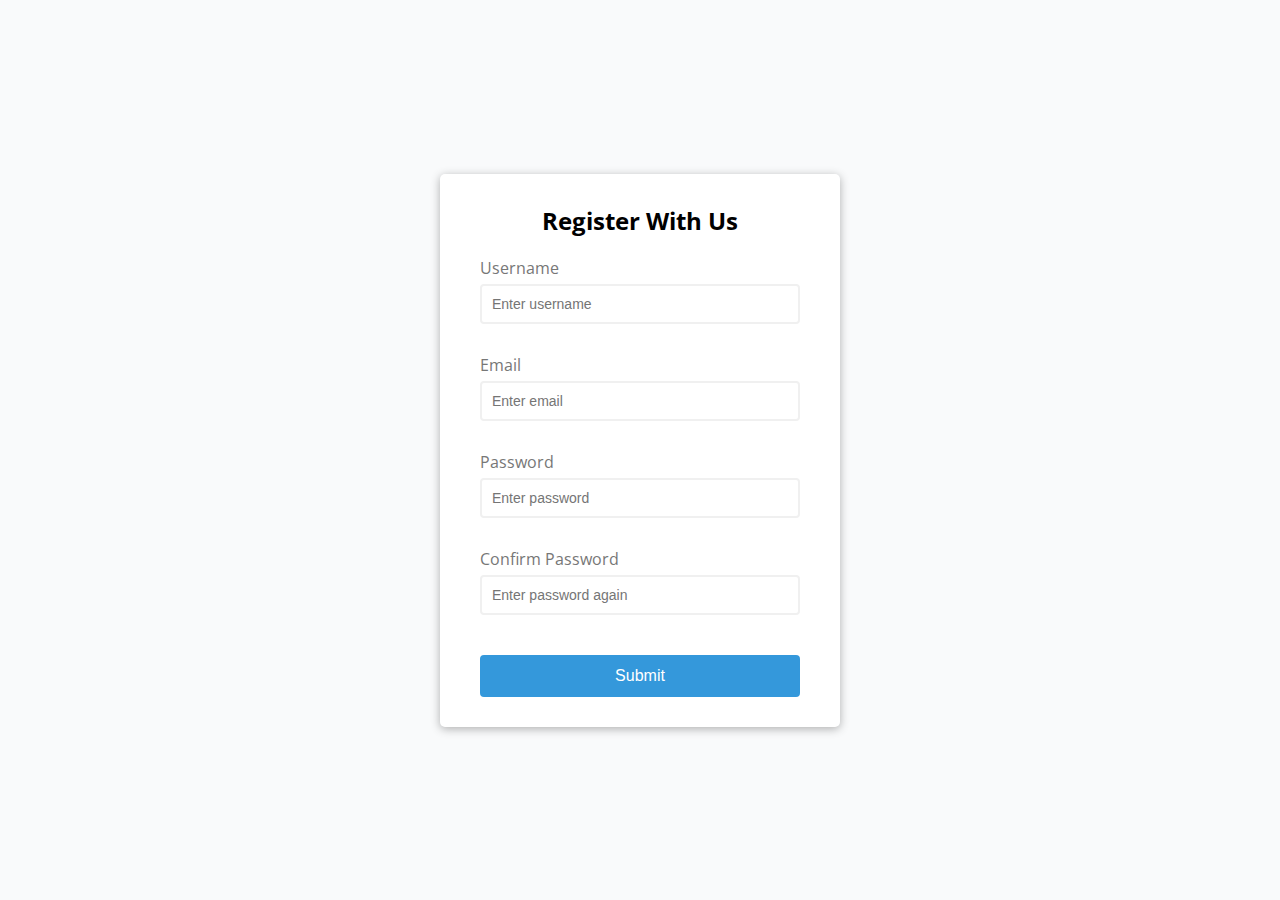
<file: 01-form-validator/index.html>
<!DOCTYPE html>
<html lang="en">
  <head>
    <meta charset="UTF-8" />
    <meta name="viewport" content="width=device-width, initial-scale=1.0" />
    <link rel="stylesheet" href="style.css" />
    <title>Form Validator</title>
  </head>
  <body>
    <div class="container">
      <form id="form" class="form">
        <h2>Register With Us</h2>
        <div class="form-control">
          <label for="username">Username</label>
          <input type="text" id="username" placeholder="Enter username" />
          <small>Error message</small>
        </div>
        <div class="form-control">
          <label for="email">Email</label>
          <input type="text" id="email" placeholder="Enter email" />
          <small>Error message</small>
        </div>
        <div class="form-control">
          <label for="password">Password</label>
          <input type="password" id="password" placeholder="Enter password" />
          <small>Error message</small>
        </div>
        <div class="form-control">
          <label for="password2">Confirm Password</label>
          <input
            type="password"
            id="password2"
            placeholder="Enter password again"
          />
          <small>Error message</small>
        </div>
        <button>Submit</button>
      </form>
    </div>
    <script src="script.js"></script>
  </body>
</html>
</file>
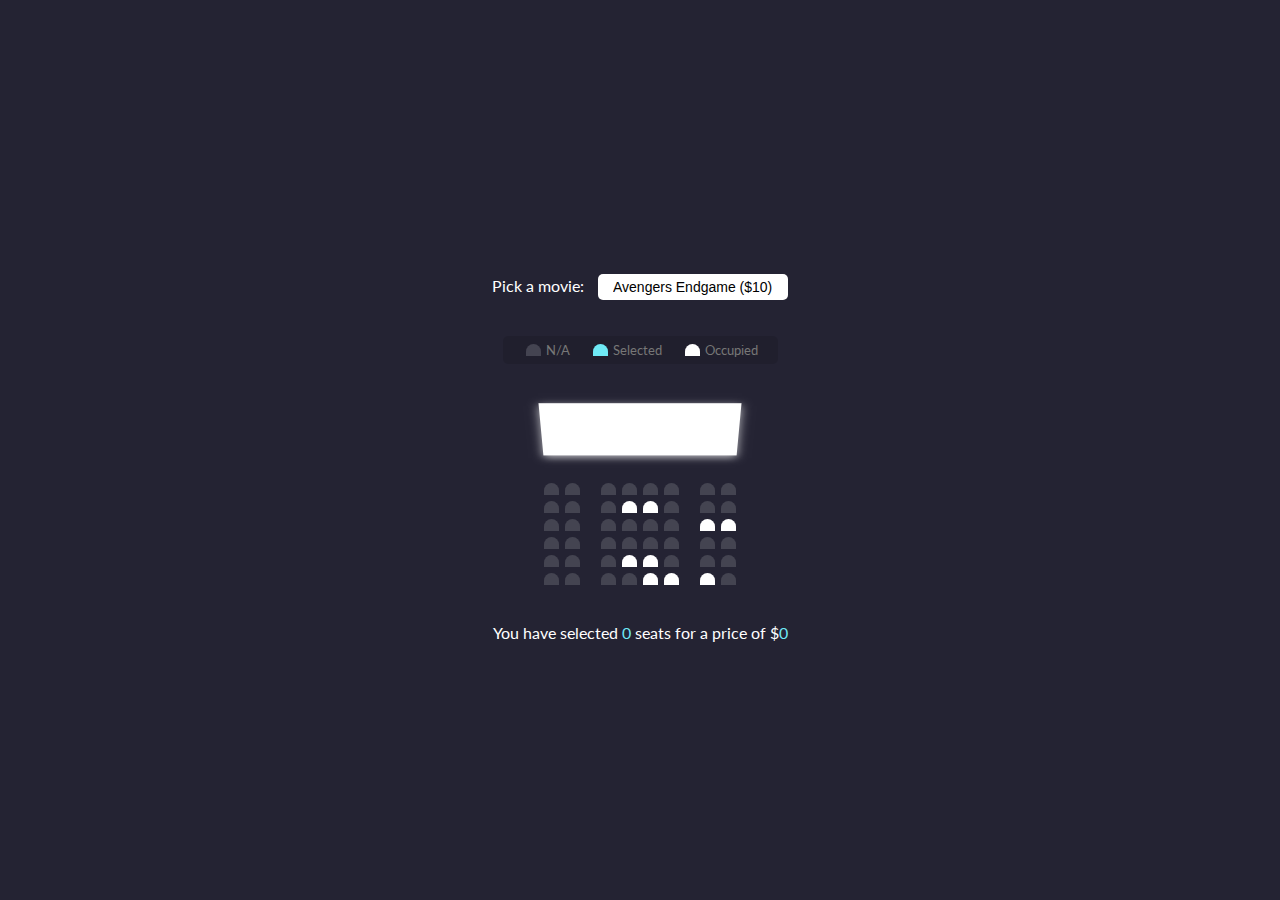
<file: 02-movie-seat-booking/index.html>
<!DOCTYPE html>
<html lang="en">
  <head>
    <meta charset="UTF-8" />
    <meta name="viewport" content="width=device-width, initial-scale=1.0" />
    <link rel="stylesheet" href="style.css" />
    <title>Movie Seat Booking</title>
  </head>
  <body>
    <div class="movie-container">
      <label>Pick a movie:</label>
      <select id="movie">
        <option value="10">Avengers Endgame ($10)</option>
        <option value="12">Joker ($12)</option>
        <option value="8">Toy Story ($8)</option>
        <option value="9">The Lion King ($9)</option>
      </select>
    </div>

    <ul class="showcase">
      <li>
        <div class="seat"></div>
        <small>N/A</small>
      </li>
      <li>
        <div class="seat selected"></div>
        <small>Selected</small>
      </li>
      <li>
        <div class="seat occupied"></div>
        <small>Occupied</small>
      </li>
    </ul>

    <div class="container">
      <div class="screen"></div>
      <div class="row">
        <div class="seat"></div>
        <div class="seat"></div>
        <div class="seat"></div>
        <div class="seat"></div>
        <div class="seat"></div>
        <div class="seat"></div>
        <div class="seat"></div>
        <div class="seat"></div>
      </div>
      <div class="row">
        <div class="seat"></div>
        <div class="seat"></div>
        <div class="seat"></div>
        <div class="seat occupied"></div>
        <div class="seat occupied"></div>
        <div class="seat"></div>
        <div class="seat"></div>
        <div class="seat"></div>
      </div>
      <div class="row">
        <div class="seat"></div>
        <div class="seat"></div>
        <div class="seat"></div>
        <div class="seat"></div>
        <div class="seat"></div>
        <div class="seat"></div>
        <div class="seat occupied"></div>
        <div class="seat occupied"></div>
      </div>
      <div class="row">
        <div class="seat"></div>
        <div class="seat"></div>
        <div class="seat"></div>
        <div class="seat"></div>
        <div class="seat"></div>
        <div class="seat"></div>
        <div class="seat"></div>
        <div class="seat"></div>
      </div>
      <div class="row">
        <div class="seat"></div>
        <div class="seat"></div>
        <div class="seat"></div>
        <div class="seat occupied"></div>
        <div class="seat occupied"></div>
        <div class="seat"></div>
        <div class="seat"></div>
        <div class="seat"></div>
      </div>
      <div class="row">
        <div class="seat"></div>
        <div class="seat"></div>
        <div class="seat"></div>
        <div class="seat"></div>
        <div class="seat occupied"></div>
        <div class="seat occupied"></div>
        <div class="seat occupied"></div>
        <div class="seat"></div>
      </div>
    </div>

    <p class="text">
      You have selected <span id="count">0</span> seats for a price of $<span
        id="total"
        >0</span
      >
    </p>

    <script src="script.js"></script>
  </body>
</html>
</file>
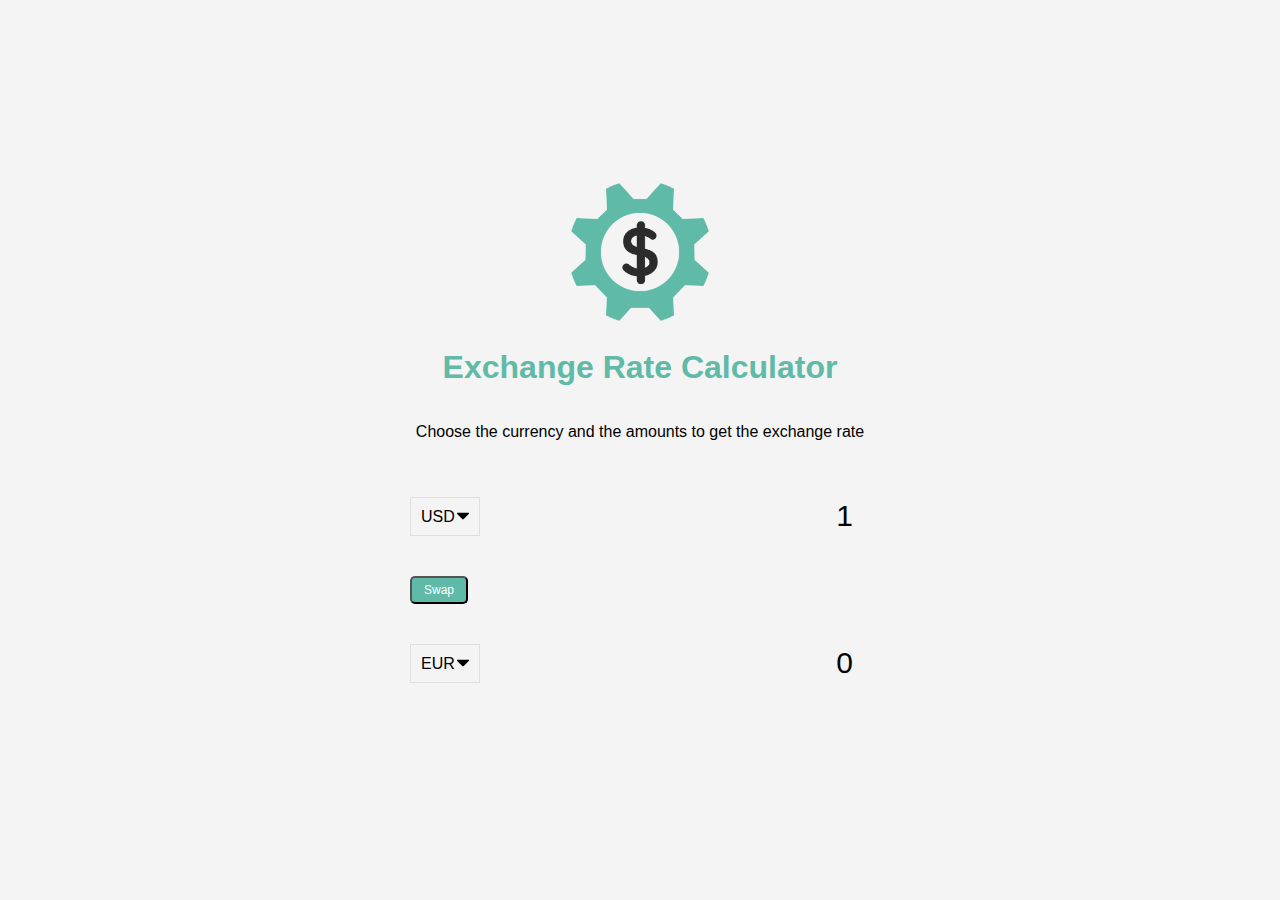
<file: 04-exchange-rate-caculator/index.html>
<!DOCTYPE html>
<html lang="en">
  <head>
    <meta charset="UTF-8" />
    <meta name="viewport" content="width=device-width, initial-scale=1.0" />
    <title>Exchange Rate Calculator</title>
    <link rel="stylesheet" href="style.css" />
  </head>
  <body>
    <img src="img/money.png" alt="" class="money-img" />
    <h1>Exchange Rate Calculator</h1>
    <p>Choose the currency and the amounts to get the exchange rate</p>

    <div class="container">
      <div class="currency">
        <select id="currency-one">
          <option value="AED">AED</option>
          <option value="ARS">ARS</option>
          <option value="AUD">AUD</option>
          <option value="BGN">BGN</option>
          <option value="BRL">BRL</option>
          <option value="BSD">BSD</option>
          <option value="CAD">CAD</option>
          <option value="CHF">CHF</option>
          <option value="CLP">CLP</option>
          <option value="CNY">CNY</option>
          <option value="COP">COP</option>
          <option value="CZK">CZK</option>
          <option value="DKK">DKK</option>
          <option value="DOP">DOP</option>
          <option value="EGP">EGP</option>
          <option value="EUR">EUR</option>
          <option value="FJD">FJD</option>
          <option value="GBP">GBP</option>
          <option value="GTQ">GTQ</option>
          <option value="HKD">HKD</option>
          <option value="HRK">HRK</option>
          <option value="HUF">HUF</option>
          <option value="IDR">IDR</option>
          <option value="ILS">ILS</option>
          <option value="INR">INR</option>
          <option value="ISK">ISK</option>
          <option value="JPY">JPY</option>
          <option value="KRW">KRW</option>
          <option value="KZT">KZT</option>
          <option value="MXN">MXN</option>
          <option value="MYR">MYR</option>
          <option value="NOK">NOK</option>
          <option value="NZD">NZD</option>
          <option value="PAB">PAB</option>
          <option value="PEN">PEN</option>
          <option value="PHP">PHP</option>
          <option value="PKR">PKR</option>
          <option value="PLN">PLN</option>
          <option value="PYG">PYG</option>
          <option value="RON">RON</option>
          <option value="RUB">RUB</option>
          <option value="SAR">SAR</option>
          <option value="SEK">SEK</option>
          <option value="SGD">SGD</option>
          <option value="THB">THB</option>
          <option value="TRY">TRY</option>
          <option value="TWD">TWD</option>
          <option value="UAH">UAH</option>
          <option value="USD" selected>USD</option>
          <option value="UYU">UYU</option>
          <option value="VND">VND</option>
          <option value="ZAR">ZAR</option>
        </select>
        <input type="number" id="amount-one" placeholder="0" value="1" />
      </div>

      <div class="swap-rate-container">
        <button class="btn" id="swap">
          Swap
        </button>
        <div class="rate" id="rate"></div>
      </div>

      <div class="currency">
        <select id="currency-two">
          <option value="AED">AED</option>
          <option value="ARS">ARS</option>
          <option value="AUD">AUD</option>
          <option value="BGN">BGN</option>
          <option value="BRL">BRL</option>
          <option value="BSD">BSD</option>
          <option value="CAD">CAD</option>
          <option value="CHF">CHF</option>
          <option value="CLP">CLP</option>
          <option value="CNY">CNY</option>
          <option value="COP">COP</option>
          <option value="CZK">CZK</option>
          <option value="DKK">DKK</option>
          <option value="DOP">DOP</option>
          <option value="EGP">EGP</option>
          <option value="EUR" selected>EUR</option>
          <option value="FJD">FJD</option>
          <option value="GBP">GBP</option>
          <option value="GTQ">GTQ</option>
          <option value="HKD">HKD</option>
          <option value="HRK">HRK</option>
          <option value="HUF">HUF</option>
          <option value="IDR">IDR</option>
          <option value="ILS">ILS</option>
          <option value="INR">INR</option>
          <option value="ISK">ISK</option>
          <option value="JPY">JPY</option>
          <option value="KRW">KRW</option>
          <option value="KZT">KZT</option>
          <option value="MXN">MXN</option>
          <option value="MYR">MYR</option>
          <option value="NOK">NOK</option>
          <option value="NZD">NZD</option>
          <option value="PAB">PAB</option>
          <option value="PEN">PEN</option>
          <option value="PHP">PHP</option>
          <option value="PKR">PKR</option>
          <option value="PLN">PLN</option>
          <option value="PYG">PYG</option>
          <option value="RON">RON</option>
          <option value="RUB">RUB</option>
          <option value="SAR">SAR</option>
          <option value="SEK">SEK</option>
          <option value="SGD">SGD</option>
          <option value="THB">THB</option>
          <option value="TRY">TRY</option>
          <option value="TWD">TWD</option>
          <option value="UAH">UAH</option>
          <option value="USD">USD</option>
          <option value="UYU">UYU</option>
          <option value="VND">VND</option>
          <option value="ZAR">ZAR</option>
        </select>
        <input type="number" id="amount-two" placeholder="0" value="0" />
      </div>
    </div>

    <script src="script.js"></script>
  </body>
</html>
</file>
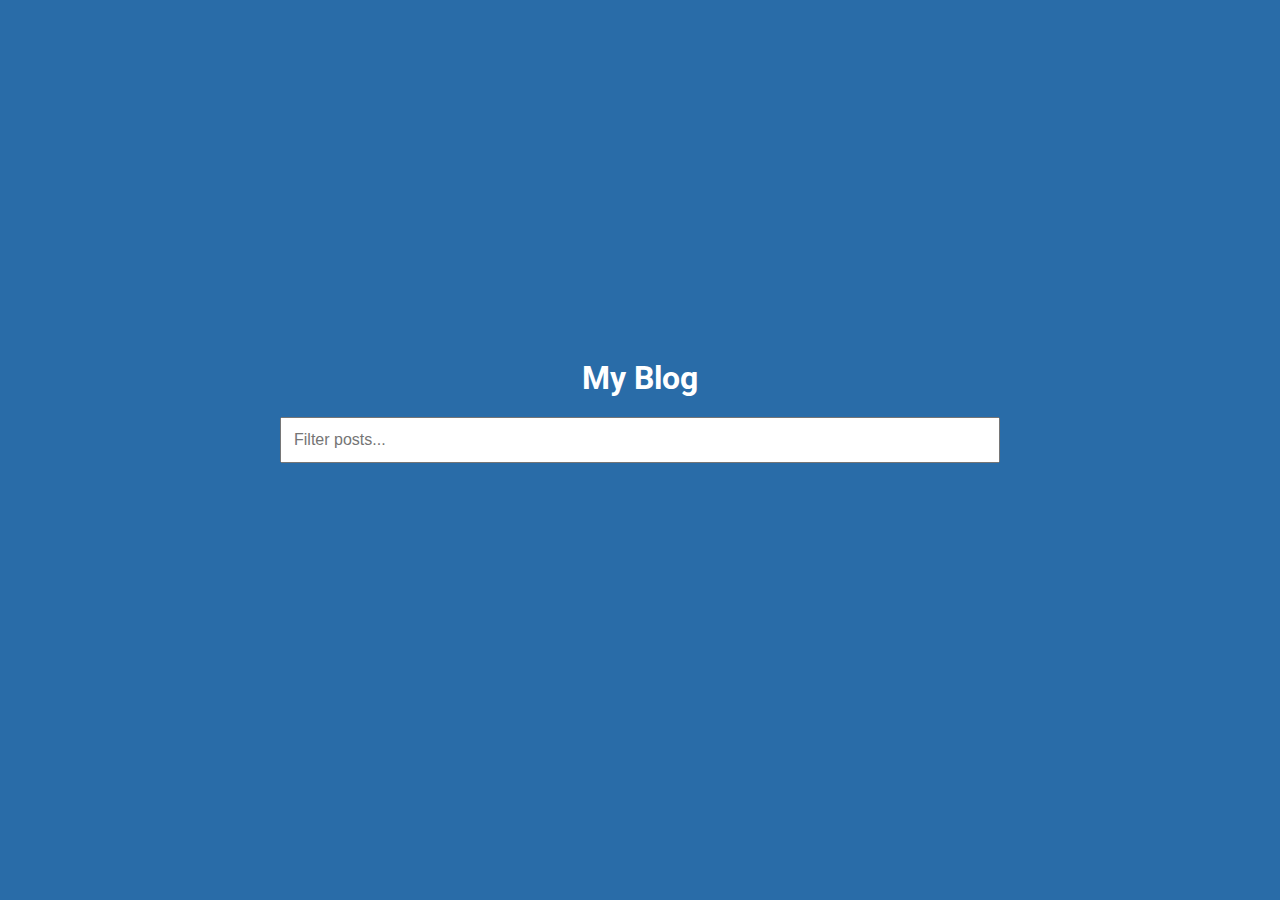
<file: 11-infinite-scroll-posts/index.html>
<!DOCTYPE html>
<html lang="en">
  <head>
    <meta charset="UTF-8" />
    <meta name="viewport" content="width=device-width, initial-scale=1.0" />
    <link rel="stylesheet" href="style.css" />
    <title>My Blog</title>
  </head>
  <body>
    <h1>My Blog</h1>

    <div class="filter-container">
      <input
        type="text"
        id="filter"
        class="filter"
        placeholder="Filter posts..."
      />
    </div>

    <div id="posts-container"></div>

    <div class="loader">
      <div class="circle"></div>
      <div class="circle"></div>
      <div class="circle"></div>
    </div>

    <script src="script.js"></script>
  </body>
</html>
</file>
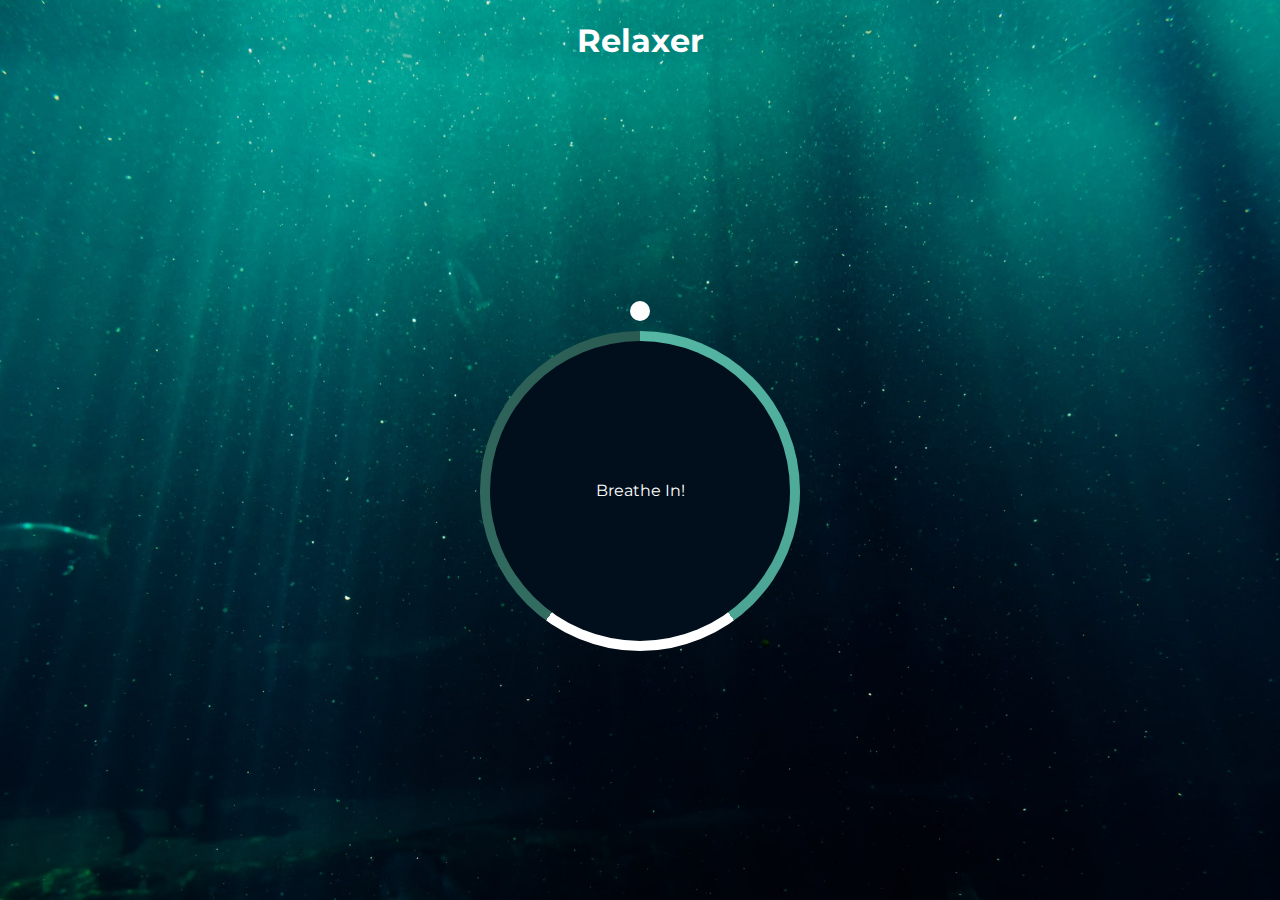
<file: 16-relaxer/index.html>
<!DOCTYPE html>
<html lang="en">
  <head>
    <meta charset="UTF-8" />
    <meta name="viewport" content="width=device-width, initial-scale=1.0" />
    <link rel="stylesheet" href="style.css" />
    <title>Relaxer</title>
  </head>
  <body>
    <h1>Relaxer</h1>
    <div class="container" id="container">
      <div class="circle"></div>

      <p id="text"></p>

      <div class="pointer-container">
        <span class="pointer"></span>
      </div>

      <div class="gradient-circle"></div>
    </div>

    <script src="script.js"></script>
  </body>
</html>
</file>
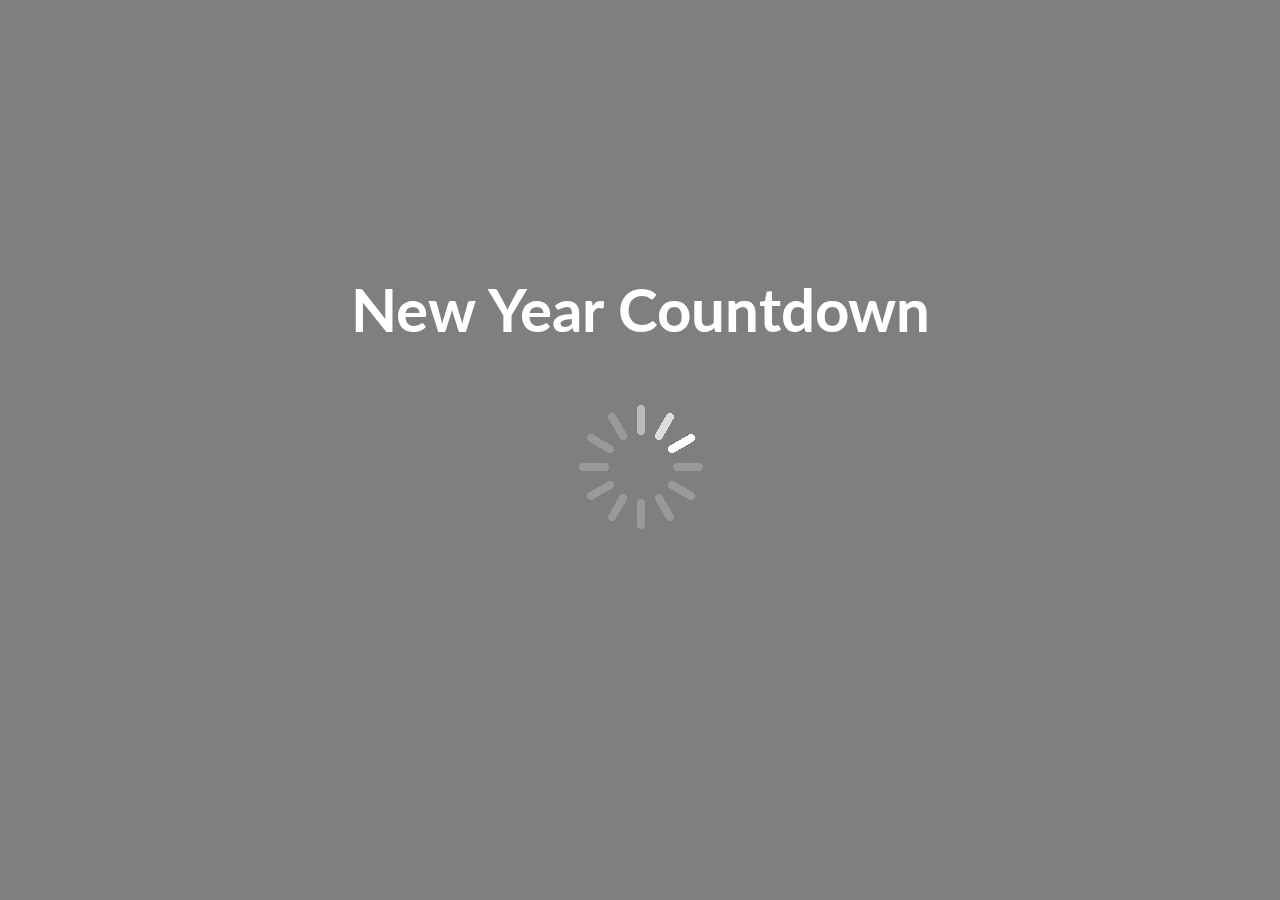
<file: 18-new-year-countdown/index.html>
<!DOCTYPE html>
<html lang="en">
  <head>
    <meta charset="UTF-8" />
    <meta name="viewport" content="width=device-width, initial-scale=1.0" />
    <link rel="stylesheet" href="style.css" />
    <title>New Year Countdown</title>
  </head>
  <body>
    <div id="year" class="year"></div>
    <h1>New Year Countdown</h1>

    <div id="countdown" class="countdown">
      <div class="time">
        <h2 id="days">00</h2>
        <small>days</small>
      </div>
      <div class="time">
        <h2 id="hours">00</h2>
        <small>hours</small>
      </div>
      <div class="time">
        <h2 id="minutes">00</h2>
        <small>minutes</small>
      </div>
      <div class="time">
        <h2 id="seconds">00</h2>
        <small>seconds</small>
      </div>
    </div>

    <img
      src="./img/spinner.gif"
      alt="Loading..."
      id="loading"
      class="loading"
    />

    <script src="script.js"></script>
  </body>
</html>
</file>
<file: 01-form-validator/style.css>
@import url('https://fonts.googleapis.com/css?family=Open+Sans&display=swap');

:root {
  --success-color: #2ecc71;
  --error-color: #e74c3c;
}

* {
  box-sizing: border-box;
}

body {
  background-color: #f9fafb;
  font-family: 'Open Sans', sans-serif;
  /* To make content center of screen  */
  display: flex;
  align-items: center;
  justify-content: center;
  min-height: 100vh;
  margin: 0;
  /*  */
}

.container {
  background-color: #fff;
  /* To make box-shadow */
  border-radius: 5px;
  box-shadow: 0 2px 10px rgba(0, 0, 0, 0.3);
  /*  */
  width: 400px;
}

h2 {
  text-align: center;
  margin: 0 0 20px;
}

.form {
  padding: 30px 40px;
}

.form-control {
  margin-bottom: 10px;
  padding-bottom: 20px;
  position: relative;
}

.form-control label {
  color: #777;
  display: block;
  margin-bottom: 5px;
}

.form-control input {
  border: 2px solid #f0f0f0;
  border-radius: 4px;
  display: block;
  width: 100%;
  padding: 10px;
  font-size: 14px;
}

.form-control input:focus {
  outline: 0;
  border-color: #777;
}

.form-control.success input {
  border-color: var(--success-color);
}

.form-control.error input {
  border-color: var(--error-color);
}

.form-control small {
  color: var(--error-color);
  position: absolute;
  bottom: 0;
  left: 0;
  visibility: hidden;
}

.form-control.error small {
  visibility: visible;
}

.form button {
  cursor: pointer;
  background-color: #3498db;
  border: 2px solid #3498db;
  border-radius: 4px;
  color: #fff;
  display: block;
  font-size: 16px;
  padding: 10px;
  margin-top: 20px;
  width: 100%;
}
</file>
<file: 02-movie-seat-booking/style.css>
@import url('https://fonts.googleapis.com/css?family=Lato&display=swap');

* {
  box-sizing: border-box;
}

body {
  background-color: #242333;
  color: #fff;
  display: flex;
  flex-direction: column;
  align-items: center;
  justify-content: center;
  min-height: 100vh;
  font-family: 'LAto', sans-serif;
  margin: 0;
}

.movie-container {
  margin: 20px 0;
}

.movie-container select {
  background-color: #fff;
  border: 0;
  border-radius: 5px;
  font-size: 14px;
  margin-left: 10px;
  padding: 5px 15px 5px 15px;
  -moz-appearance: none;
  -webkit-appearance: none;
  appearance: none;
}

.container {
  perspective: 1000px;
  margin-bottom: 30px;
}

.seat {
  background-color: #444451;
  height: 12px;
  width: 15px;
  margin: 3px;
  border-top-left-radius: 10px;
  border-top-right-radius: 10px;
}

.seat.selected {
  background-color: #6feaf6;
}

.seat.occupied {
  background-color: #fff;
}

.seat:nth-of-type(2) {
  margin-right: 18px;
}

.seat:nth-last-of-type(2) {
  margin-left: 18px;
}

.seat:not(.occupied):hover {
  cursor: pointer;
  transform: scale(1.2);
}

.showcase .seat:not(.occupied):hover {
  cursor: default;
  transform: scale(1);
}

.showcase {
  background-color: rgba(0, 0, 0, 0.1);
  padding: 5px 10px;
  border-radius: 5px;
  color: #777;
  display: flex;
  justify-content: space-between;
}

.showcase li {
  display: flex;
  align-items: center;
  justify-content: center;
  margin: 0 10px;
}

.showcase li small {
  margin-left: 2px;
}

.row {
  display: flex;
}

.screen {
  background-color: #fff;
  height: 70px;
  width: 100%;
  margin: 15px 0;
  transform: rotateX(-45deg);
  box-shadow: 0 3px 10px rgba(255, 255, 255, 0.7);
}

p.text {
  margin: 5px 0;
}

p.text span {
  color: #6feaf6;
}
</file>
<file: 04-exchange-rate-caculator/style.css>
:root {
  --primary-color: #5fbaa7;
}

* {
  box-sizing: border-box;
}

body {
  background-color: #f4f4f4;
  font-family: Arial, Arial, Helvetica, sans-serif;
  display: flex;
  flex-direction: column;
  align-items: center;
  justify-content: center;
  min-height: 100vh;
  margin: 0;
  padding: 20px;
}

h1 {
  color: var(--primary-color);
}

p {
  text-align: center;
}

.btn {
  color: #fff;
  background: var(--primary-color);
  cursor: pointer;
  border-radius: 5px;
  font-size: 12px;
  padding: 5px 12px;
}

.money-img {
  width: 150px;
}

.currency {
  padding: 40px 0;
  display: flex;
  align-items: center;
  justify-content: space-between;
}

.currency select {
  padding: 10px 20px 10px 10px;
  -moz-appearance: none;
  -webkit-appearance: none;
  appearance: none;
  border: 1px solid #dedede;
  font-size: 16px;
  background: transparent;
  background-image: url('data:image/svg+xml;charset=US-ASCII,%3Csvg%20xmlns%3D%22http%3A%2F%2Fwww.w3.org%2F2000%2Fsvg%22%20width%3D%22292.4%22%20height%3D%22292.4%22%3E%3Cpath%20fill%3D%22%20000002%22%20d%3D%22M287%2069.4a17.6%2017.6%200%200%200-13-5.4H18.4c-5%200-9.3%201.8-12.9%205.4A17.6%2017.6%200%200%200%200%2082.2c0%205%201.8%209.3%205.4%2012.9l128%20127.9c3.6%203.6%207.8%205.4%2012.8%205.4s9.2-1.8%2012.8-5.4L287%2095c3.5-3.5%205.4-7.8%205.4-12.8%200-5-1.9-9.2-5.5-12.8z%22%2F%3E%3C%2Fsvg%3E');
  background-position: right 10px top 50%, 0, 0;
  background-size: 12px auto, 100%;
  background-repeat: no-repeat;
}

.currency input {
  border: 0;
  background: transparent;
  font-size: 30px;
  text-align: right;
}

.swap-rate-container {
  display: flex;
  align-items: center;
  justify-content: space-between;
}

.rate {
  color: var(--primary-color);
  font-size: 14px;
  padding: 0 10px;
}

select:focus,
input:focus,
button:focus {
  outline: 0;
}

@media (max-width: 600px) {
  .currency input {
    width: 200px;
  }
}
</file>
<file: 11-infinite-scroll-posts/style.css>
@import url('https://fonts.googleapis.com/css?family=Roboto&display=swap');

* {
  box-sizing: border-box;
}

body {
  background-color: #296ca8;
  color: #fff;
  font-family: 'Roboto', sans-serif;
  display: flex;
  flex-direction: column;
  align-items: center;
  justify-content: center;
  min-height: 100vh;
  margin: 0;
  padding-bottom: 100px;
}

h1 {
  margin-bottom: 0;
  text-align: center;
}

.filter-container {
  margin-top: 20px;
  width: 80vh;
  max-width: 800px;
}

.filter {
  width: 100%;
  padding: 12px;
  font-size: 16px;
}

.post {
  position: relative;
  background-color: #4992d3;
  box-shadow: 0 2px 4px rgba(0, 0, 0, 0.3);
  border-radius: 3px;
  padding: 20px;
  margin: 40px 0;
  display: flex;
  width: 80vh;
  max-width: 800px;
}

.post .post-title {
  margin: 0;
}

.post .post-body {
  margin: 15px 0 0;
  line-height: 1.3;
}

.post .post-info {
  margin-left: 20px;
}

.post .number {
  position: absolute;
  top: -15px;
  left: -15px;
  font-size: 15px;
  width: 40px;
  height: 40px;
  border-radius: 50%;
  background: #fff;
  color: #296ca8;
  display: flex;
  align-items: center;
  justify-content: center;
  padding: 7px 10px;
}

.loader {
  opacity: 0;
  display: flex;
  position: fixed;
  bottom: 50px;
  transition: opacity 0.3s ease-in;
}

.loader.show {
  opacity: 1;
}

.circle {
  background-color: #fff;
  width: 10px;
  height: 10px;
  border-radius: 50%;
  margin: 5px;
  animation: bounce 0.5s ease-in infinite;
}

.circle:nth-of-type(2) {
  animation-delay: 0.1s;
}

.circle:nth-of-type(3) {
  animation-delay: 0.2s;
}

@keyframes bounce {
  0%,
  100% {
    transform: translateY(0);
  }
  50% {
    transform: translateY(-10px);
  }
}
</file>
<file: 16-relaxer/style.css>
@import url('https://fonts.googleapis.com/css?family=Montserrat&display=swap');

* {
  box-sizing: border-box;
}

body {
  background: #224941 url('./img/bg.jpg') no-repeat center center/cover;
  min-height: 100vh;
  color: #fff;
  font-family: 'Montserrat', sans-serif;
  overflow: hidden;
  display: flex;
  flex-direction: column;
  align-items: center;
  margin: 0;
}

.container {
  display: flex;
  align-items: center;
  justify-content: center;
  margin: auto;
  height: 300px;
  width: 300px;
  position: relative;
  transform: scale(1);
}

.circle {
  background-color: #010f1c;
  height: 100%;
  width: 100%;
  border-radius: 50%;
  position: absolute;
  top: 0;
  left: 0;
  z-index: -1;
}

.gradient-circle {
  background: conic-gradient(
    #55b7a4 0%,
    #4ca493 40%,
    #fff 40%,
    #fff 60%,
    #336d62 60%,
    #2a5b52 100%
  );
  height: 320px;
  width: 320px;
  z-index: -2;
  border-radius: 50%;
  position: absolute;
  top: -10px;
  left: -10px;
}

.pointer {
  background-color: white;
  border-radius: 50%;
  height: 20px;
  width: 20px;
  display: block;
}

.pointer-container {
  position: absolute;
  top: -40px;
  left: 140px;
  width: 20px;
  height: 190px;
  animation: rotate 7.5s linear forwards infinite;
  transform-origin: bottom center;
}

@keyframes rotate {
  from {
    transform: rotate(0deg);
  }

  to {
    transform: rotate(360deg);
  }
}

.container.grow {
  animation: grow 3s linear forwards;
}

@keyframes grow {
  from {
    transform: scale(1);
  }

  to {
    transform: scale(1.2);
  }
}

.container.shrink {
  animation: shrink 3s linear forwards;
}

@keyframes shrink {
  from {
    transform: scale(1.2);
  }

  to {
    transform: scale(1);
  }
}
</file>
<file: 18-new-year-countdown/style.css>
@import url('https://fonts.googleapis.com/css?family=Lato&display=swap');

* {
  box-sizing: border-box;
}

body {
  background-image: url(https://images.unsplash.com/photo-1525815732237-469cdd9874ab?ixlib=rb-1.2.1&ixid=eyJhcHBfaWQiOjEyMDd9&auto=format&fit=crop&w=755&q=80);
  background-repeat: no-repeat;
  background-size: cover;
  background-position: center center;
  height: 100vh;
  color: #fff;
  font-family: 'Lato', sans-serif;
  display: flex;
  flex-direction: column;
  align-items: center;
  justify-content: center;
  text-align: center;
  margin: 0;
  overflow: hidden;
}

/* Add a dark overlay */
body::after {
  content: '';
  position: absolute;
  top: 0;
  left: 0;
  width: 100%;
  height: 100%;
  background-color: rgba(0, 0, 0, 0.5);
}

body * {
  z-index: 1;
}

h1 {
  font-size: 60px;
  margin: -80px 0 40px;
}

.year {
  font-size: 200px;
  z-index: -1;
  opacity: 0.2;
  position: absolute;
  bottom: 20px;
  left: 50%;
  transform: translateX(-50%);
}

.countdown {
  /* display: flex; */
  display: none;
  transform: scale(2);
}

.time {
  display: flex;
  flex-direction: column;
  align-items: center;
  justify-content: center;
  margin: 15px;
}

.time h2 {
  margin: 0 0 5px;
}

@media (max-width: 500px) {
  h1 {
    font-size: 45px;
  }

  .time {
    margin: 5px;
  }

  .time h2 {
    font-size: 12px;
    margin: 0;
  }

  .time small {
    font-size: 10px;
  }
}
</file>
